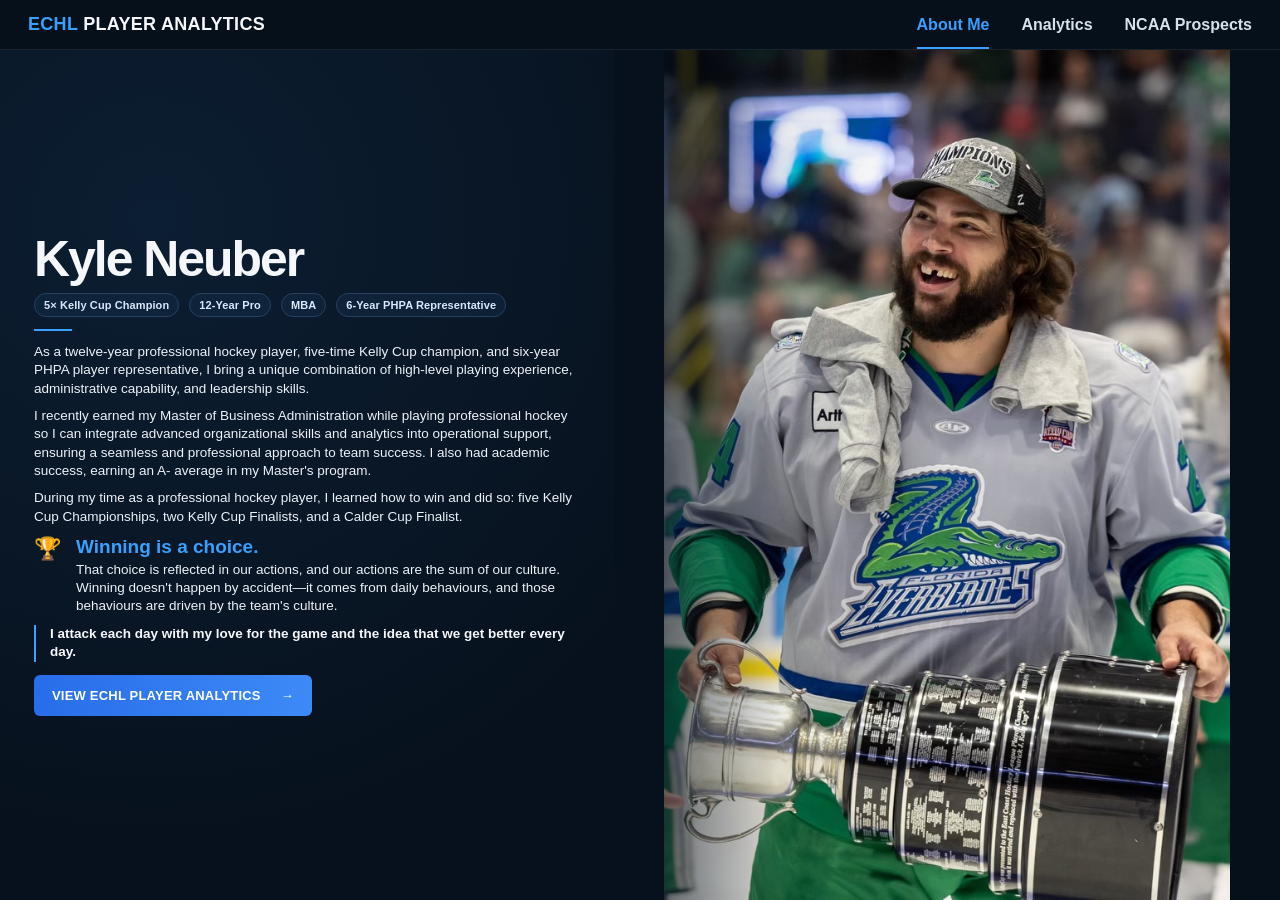
<file: index.html>
<!doctype html>
<html lang="en">
<head>
  <meta charset="utf-8">
  <meta name="viewport" content="width=device-width,initial-scale=1">
  <meta name="description" content="Kyle Neuber — professional hockey player, leader, MBA graduate, and hockey analytics portfolio.">
  <title>Kyle Neuber | Hockey Analytics</title>
  <link rel="stylesheet" href="./style.css?v=30">
</head>
<body class="home-body">
  <header class="home-nav">
    <a class="brand" href="./index.html">ECHL <span>PLAYER ANALYTICS</span></a>
    <nav class="top-nav">
      <a class="active" href="./index.html">About Me</a>
      <a href="./analytics.html">Analytics</a>
        <a href="./ncaa.html">NCAA Prospects</a>
    </nav>
  </header>

  <main class="about-hero">
    <section class="about-copy">
      <h1>Kyle Neuber</h1>
<div class="achievement-strip">
        <span>5× Kelly Cup Champion</span>
        <span>12-Year Pro</span>
        <span>MBA</span>
        <span>6-Year PHPA Representative</span>
      </div>
      <div class="accent-rule"></div>

      <p>As a twelve-year professional hockey player, five-time Kelly Cup champion, and six-year PHPA player representative, I bring a unique combination of high-level playing experience, administrative capability, and leadership skills.</p>

      <p>I recently earned my Master of Business Administration while playing professional hockey so I can integrate advanced organizational skills and analytics into operational support, ensuring a seamless and professional approach to team success. I also had academic success, earning an A- average in my Master's program.</p>

      <p>During my time as a professional hockey player, I learned how to win and did so: five Kelly Cup Championships, two Kelly Cup Finalists, and a Calder Cup Finalist.</p>

      <div class="winning-block">
        <div class="trophy-icon">🏆</div>
        <div>
          <h2>Winning is a choice.</h2>
          <p>That choice is reflected in our actions, and our actions are the sum of our culture. Winning doesn't happen by accident—it comes from daily behaviours, and those behaviours are driven by the team's culture.</p>
        </div>
      </div>

      <blockquote>I attack each day with my love for the game and the idea that we get better every day.</blockquote>

      <a class="cta" href="./analytics.html">VIEW ECHL PLAYER ANALYTICS <span>→</span></a>
    </section>

    <section class="about-photo" aria-label="Kyle Neuber holding the Kelly Cup">
      <img src="./kyle-kelly-cup.jpg?v=4" alt="Kyle Neuber holding the Kelly Cup after a championship">
    </section>
  </main>
</body>
</html>
</file>
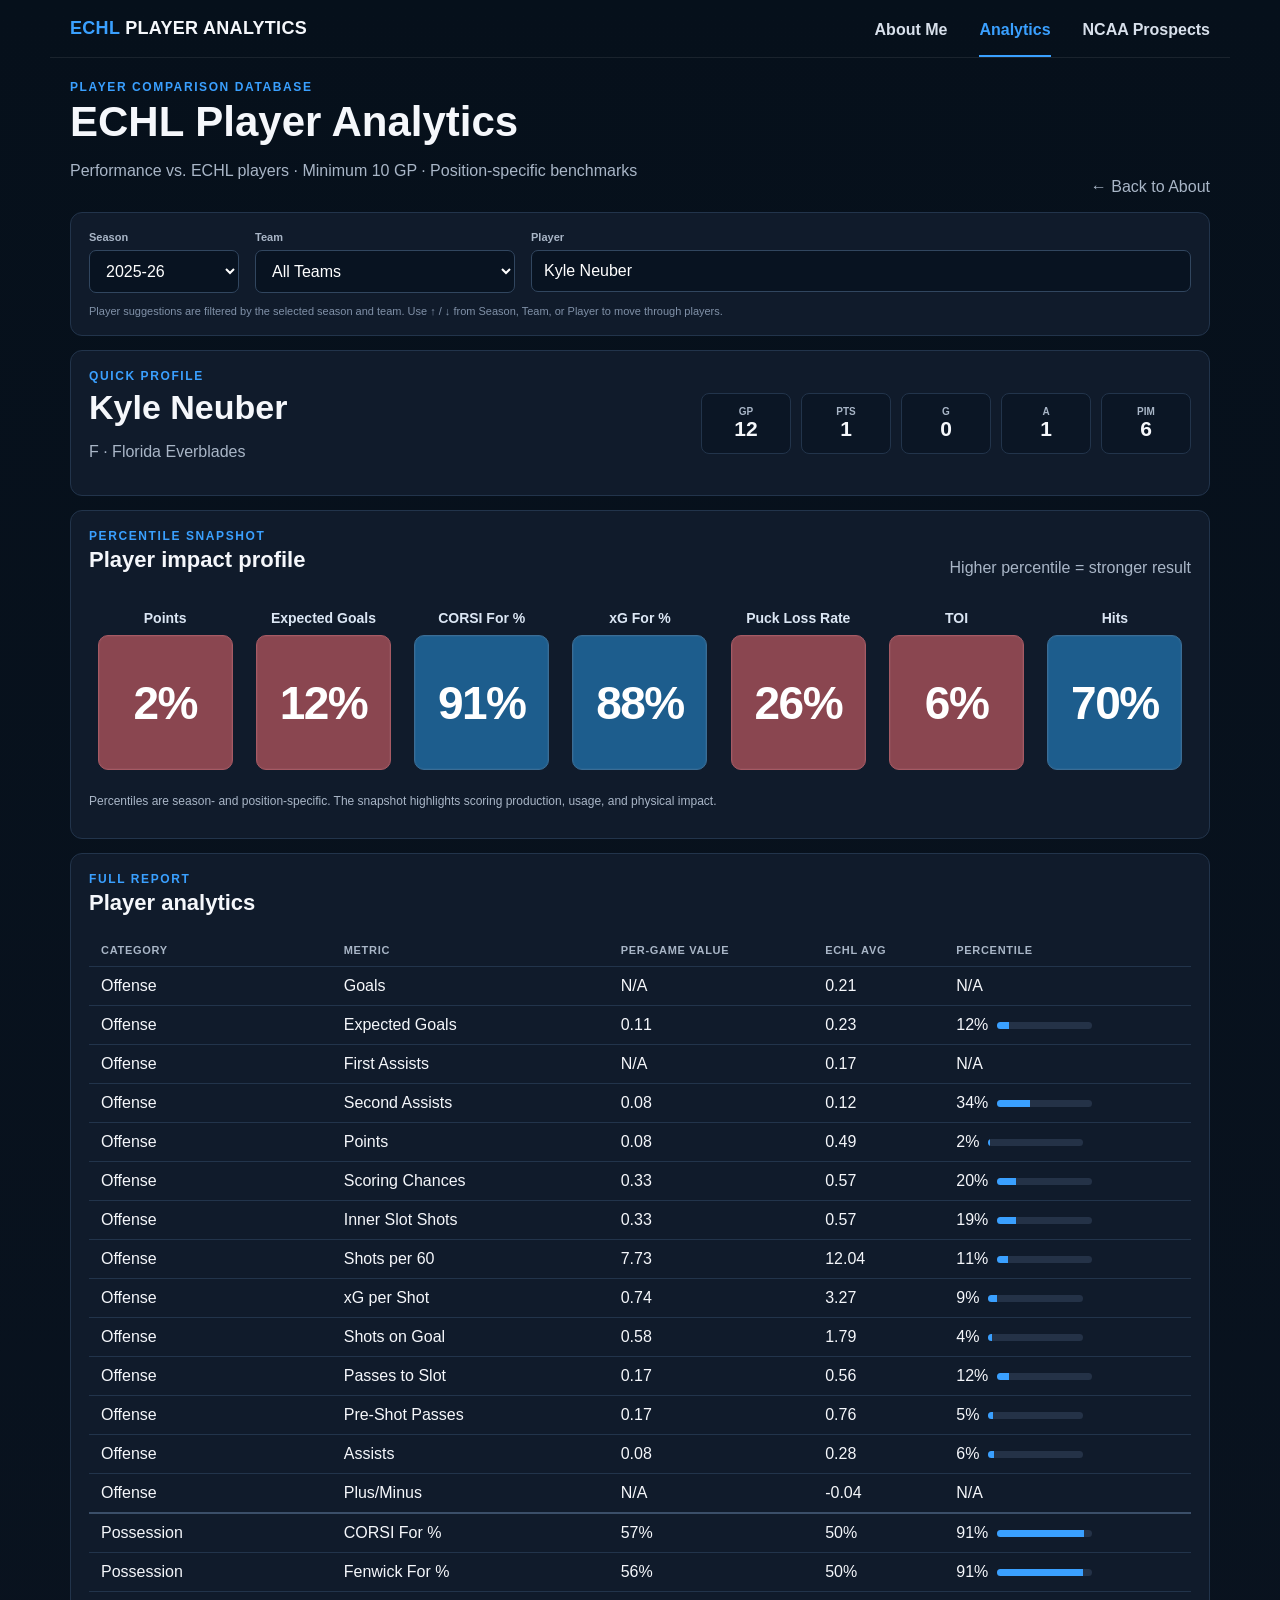
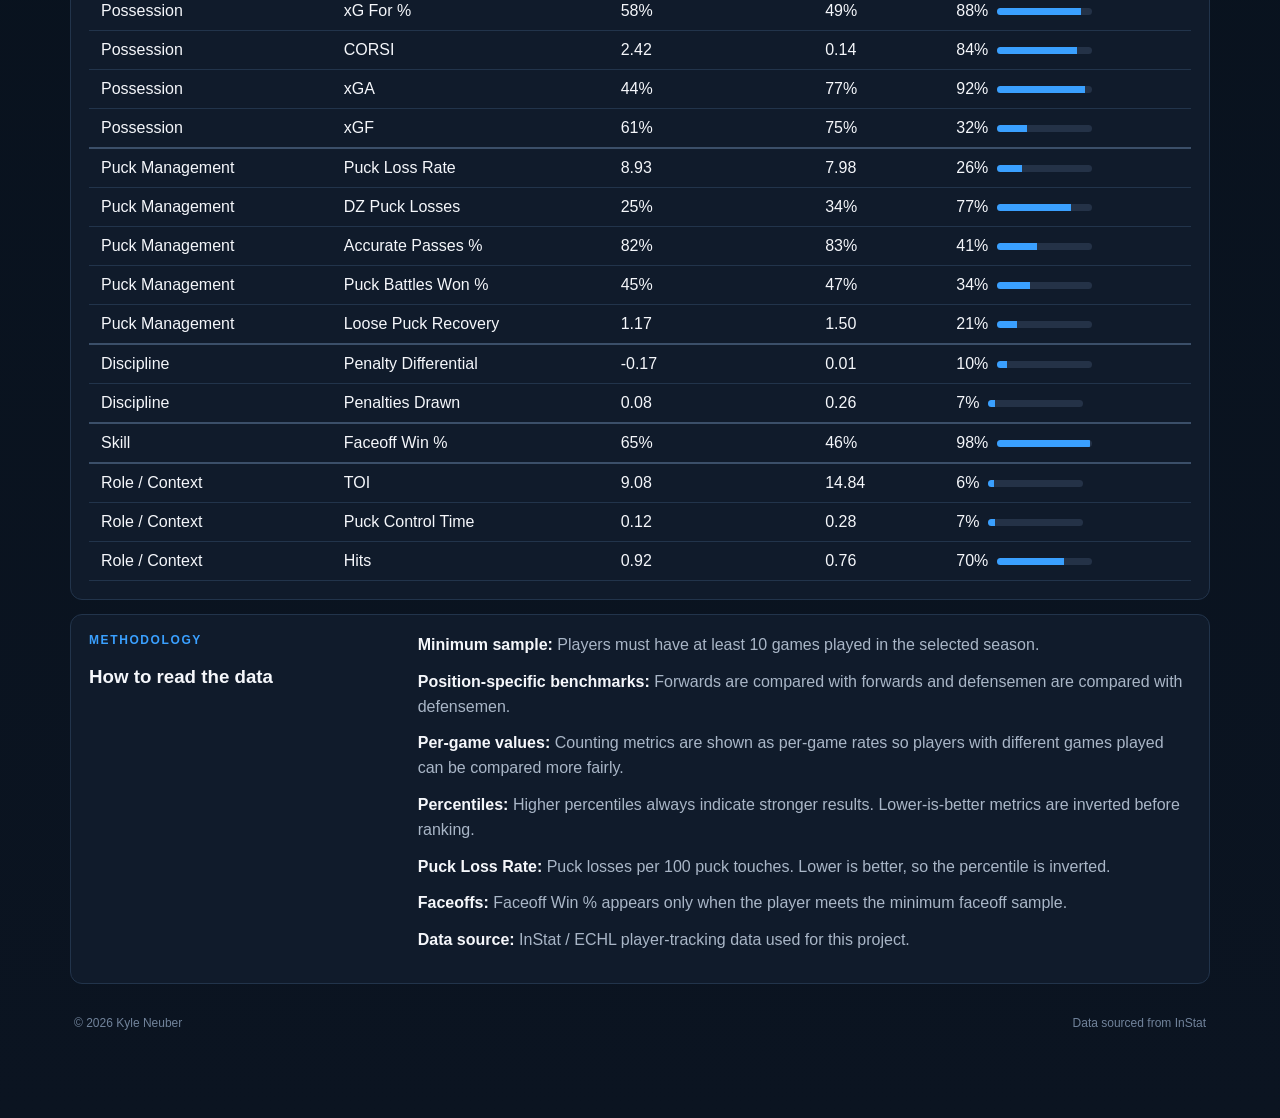
<file: analytics.html>
<!doctype html>
<html lang="en">
<head>
  <meta charset="utf-8">
  <meta name="viewport" content="width=device-width,initial-scale=1">
  <meta http-equiv="Cache-Control" content="no-cache, no-store, must-revalidate">
  <meta http-equiv="Pragma" content="no-cache">
  <meta http-equiv="Expires" content="0">
  <meta name="description" content="ECHL player analytics with position-specific benchmarks, percentile profiles, and searchable player reports.">
  <title>ECHL Player Analytics</title>
  <link rel="stylesheet" href="./style.css?v=30">
</head>
<body>
  <main class="wrap analytics-wrap">
    <header class="site-header compact">
      <a class="brand" href="./index.html">ECHL <span>PLAYER ANALYTICS</span></a>
      <nav class="top-nav">
        <a href="./index.html">About Me</a>
        <a class="active" href="./analytics.html">Analytics</a>
        <a href="./ncaa.html">NCAA Prospects</a>
      </nav>
    </header>

    <section class="page-title">
      <div>
        <p class="eyebrow">PLAYER COMPARISON DATABASE</p>
        <h1>ECHL Player Analytics</h1>
        <p class="sub">Performance vs. ECHL players · Minimum 10 GP · Position-specific benchmarks</p>
      </div>
      <a class="back-link" href="./index.html">← Back to About</a>
    </section>

    <section class="controls card" id="analytics">
      <label>Season
        <select id="season"></select>
      </label>
      <label>Team
        <select id="team"><option value="All Teams">All Teams</option></select>
      </label>
      <label class="player-search">Player
        <input id="player" list="players" placeholder="Search player" autocomplete="off">
        <datalist id="players"></datalist>
      </label>
    <div class="filter-hint">Player suggestions are filtered by the selected season and team. Use ↑ / ↓ from Season, Team, or Player to move through players.</div>
    </section>

    <section class="hero card">
      <div>
        <p class="eyebrow">QUICK PROFILE</p>
        <h2 id="playerName">Loading…</h2>
        <p id="playerMeta" class="sub"></p>
      </div>
      <div class="stats season-stats">
        <div><span>GP</span><strong id="gp">—</strong></div>
        <div><span>PTS</span><strong id="pts">—</strong></div>
        <div><span>G</span><strong id="goals">—</strong></div>
        <div><span>A</span><strong id="assists">—</strong></div>
        <div><span>PIM</span><strong id="pim">—</strong></div>
      </div>
    </section>

    <section class="card">
      <div class="section-head">
        <div><p class="eyebrow">PERCENTILE SNAPSHOT</p><h3>Player impact profile</h3></div>
        <span class="note">Higher percentile = stronger result</span>
      </div>
      <div class="percentile-grid" id="profileSnapshot"></div>
      <p class="chart-note">Percentiles are season- and position-specific. The snapshot highlights scoring production, usage, and physical impact.</p>
    </section>

    <section class="card">
      <div class="section-head">
        <div><p class="eyebrow">FULL REPORT</p><h3>Player analytics</h3></div>
      </div>
      <div class="table-wrap">
        <table>
          <thead><tr><th>Category</th><th>Metric</th><th>Per-game value</th><th>ECHL Avg</th><th>Percentile</th></tr></thead>
          <tbody id="metrics"></tbody>
        </table>
      </div>
    </section>

    <section class="card info-grid" id="methodology">
      <div>
        <p class="eyebrow">METHODOLOGY</p>
        <h3>How to read the data</h3>
      </div>
      <div class="info-copy">
        <p><strong>Minimum sample:</strong> Players must have at least 10 games played in the selected season.</p>
        <p><strong>Position-specific benchmarks:</strong> Forwards are compared with forwards and defensemen are compared with defensemen.</p>
        <p><strong>Per-game values:</strong> Counting metrics are shown as per-game rates so players with different games played can be compared more fairly.</p>
        <p><strong>Percentiles:</strong> Higher percentiles always indicate stronger results. Lower-is-better metrics are inverted before ranking.</p>
        <p><strong>Puck Loss Rate:</strong> Puck losses per 100 puck touches. Lower is better, so the percentile is inverted.</p>
        <p><strong>Faceoffs:</strong> Faceoff Win % appears only when the player meets the minimum faceoff sample.</p>
        <p><strong>Data source:</strong> InStat / ECHL player-tracking data used for this project.</p>
      </div>
    </section>

    <footer><span>© 2026 Kyle Neuber</span><span>Data sourced from InStat</span></footer>
  </main>
  <script src="./app.js?v=30"></script>
</body>
</html>
</file>
<file: style.css>
:root{
  --bg:#07111d;
  --bg2:#0a1422;
  --card:#111c2c;
  --card2:#0c1725;
  --line:#22344b;
  --text:#f5f7fb;
  --muted:#a9b6c7;
  --accent:#3aa0ff;
  --accent2:#286de9;
}
*{box-sizing:border-box}
html{scroll-behavior:smooth}
body{
  margin:0;
  background:linear-gradient(180deg,#06101b,#0b1421);
  color:var(--text);
  font-family:Inter,Segoe UI,Arial,sans-serif;
}
a{color:inherit}
.brand{font-weight:900;letter-spacing:.3px;text-decoration:none;color:var(--accent);font-size:18px}
.brand span{color:var(--text)}
.top-nav{display:flex;gap:32px}
.top-nav a{color:#d8e0eb;text-decoration:none;font-weight:700;padding:20px 0 16px;border-bottom:2px solid transparent}
.top-nav a.active,.top-nav a:hover{color:var(--accent);border-color:var(--accent)}
.home-nav{
  height:58px;padding:0 30px;display:flex;align-items:center;justify-content:space-between;
  border-bottom:1px solid rgba(255,255,255,.08);background:#06101b;position:relative;z-index:5
}

/* ABOUT / LANDING PAGE */
.home-body{min-height:100vh;background:#06101b}
.about-hero{
  min-height:calc(100vh - 58px);
  display:grid;grid-template-columns:minmax(430px,46%) minmax(0,54%);
  background:radial-gradient(circle at 12% 20%,#0c1e32 0,#07111d 48%,#06101b 100%);
}
.about-copy{
  padding:58px 38px 40px 38px;max-width:600px;align-self:center;
  position:relative;z-index:2
}
.about-copy h1{font-size:clamp(48px,6vw,74px);line-height:.95;margin:0 0 14px;letter-spacing:-2px}
.motto{margin:0;color:#c3cad5;font-style:italic;font-size:20px}
.accent-rule{width:38px;height:2px;background:var(--accent);margin:24px 0}
.about-copy>p{font-size:16px;line-height:1.55;color:#eef2f8;margin:0 0 18px}
.winning-block{display:grid;grid-template-columns:40px 1fr;gap:14px;margin:20px 0}
.trophy-icon{font-size:28px;color:var(--accent)}
.winning-block h2{margin:0 0 6px;color:var(--accent);font-size:24px}
.winning-block p{margin:0;color:#eef2f8;line-height:1.5}
blockquote{
  margin:20px 0 24px;padding:0 0 0 14px;border-left:2px solid var(--accent);
  font-size:17px;font-weight:800;line-height:1.5
}
.cta{
  display:inline-flex;align-items:center;gap:20px;text-decoration:none;background:linear-gradient(90deg,var(--accent2),#3d8af7);
  color:white;font-weight:900;padding:17px 22px;border-radius:6px;letter-spacing:.2px
}
.cta:hover{filter:brightness(1.08)}
.about-photo{position:relative;min-height:calc(100vh - 58px);overflow:hidden}
.about-photo:before{
  content:"";position:absolute;inset:0;z-index:1;
  background:linear-gradient(90deg,#07111d 0%,rgba(7,17,29,.58) 8%,rgba(7,17,29,.08) 25%,rgba(7,17,29,0) 48%)
}
.about-photo img{
  width:100%;height:100%;object-fit:cover;object-position:center 27%;display:block;
}

/* ANALYTICS PAGE */
.wrap{max-width:1180px;margin:auto;padding:26px 20px 70px}
.analytics-wrap{padding-top:0}
.site-header.compact{
  margin:0 -20px 22px;padding:0 20px;height:58px;display:flex;align-items:center;justify-content:space-between;
  border-bottom:1px solid rgba(255,255,255,.08)
}
.page-title{display:flex;justify-content:space-between;gap:24px;align-items:flex-end;margin-bottom:16px}
.page-title h1{font-size:42px;margin:4px 0 6px}
.back-link{color:var(--muted);text-decoration:none}
.eyebrow{font-size:12px;font-weight:900;letter-spacing:1.6px;color:var(--accent);margin:0}
.sub,.note,.chart-note{color:var(--muted)}
.card{background:rgba(17,28,44,.96);border:1px solid var(--line);border-radius:12px;padding:18px;margin:14px 0}
.controls{display:flex;gap:16px}
.controls label{font-size:11px;font-weight:900;color:var(--muted);display:flex;flex-direction:column;gap:7px}
.player-search{flex:1}
select,input{background:#081321;border:1px solid #31465f;color:white;border-radius:7px;padding:11px 12px;font-size:16px;width:100%}
.hero{display:flex;justify-content:space-between;align-items:center;gap:25px}
.hero h2{font-size:34px;margin:5px 0}
.stats{display:grid;grid-template-columns:repeat(5,minmax(90px,1fr));gap:10px}
.stats div{background:#0b1625;border:1px solid var(--line);padding:12px;border-radius:8px}
.stats span{display:block;color:var(--muted);font-size:10px;font-weight:900}
.stats strong{font-size:21px}
.section-head{display:flex;justify-content:space-between;align-items:end;gap:20px}
.section-head h3{font-size:22px;margin:4px 0}
.chart-wrap{height:390px;margin-top:18px}
.chart-note{font-size:12px}
.table-wrap{overflow:auto;margin-top:14px}
table{width:100%;border-collapse:collapse;min-width:760px}
th,td{padding:10px 12px;border-bottom:1px solid var(--line);text-align:left}
th{color:var(--muted);font-size:11px;text-transform:uppercase;letter-spacing:.7px}
td:nth-child(n+3){font-variant-numeric:tabular-nums}
.category-start td{border-top:2px solid #3b4f69}
.pct{display:flex;align-items:center;gap:9px}
.bar{width:95px;height:7px;background:#243247;border-radius:99px;overflow:hidden}
.bar i{display:block;height:100%;background:var(--accent)}
.info-grid{display:grid;grid-template-columns:minmax(220px,.7fr) minmax(0,1.8fr);gap:28px}
.info-copy p{margin:0 0 12px;line-height:1.55;color:var(--muted)}
.info-copy strong{color:var(--text)}
footer{display:flex;justify-content:space-between;color:#71839b;font-size:12px;padding:18px 4px}

@media(max-width:900px){
  .about-hero{grid-template-columns:1fr}
  .about-copy{max-width:none;padding:42px 24px 36px}
  .about-photo{min-height:70vh}
  .about-photo:before{background:linear-gradient(180deg,#07111d 0%,rgba(7,17,29,.25) 18%,rgba(7,17,29,0) 50%)}
}
@media(max-width:760px){
  .home-nav{padding:0 18px}
  .top-nav{gap:18px}
  .brand{font-size:15px}
  .about-copy h1{font-size:48px}
  .motto{font-size:17px}
  .page-title,.hero{display:block}
  .stats{grid-template-columns:repeat(2,1fr);margin-top:18px}
  .controls{flex-direction:column}
  .section-head{display:block}
  .chart-wrap{height:470px}
  .info-grid{grid-template-columns:1fr}
}

/* v4 */
img{max-width:100%}.about-copy p{overflow-wrap:anywhere}


/* v5 — compact one-screen About page */
@media (min-width: 901px) and (min-height: 700px) {
  .home-nav{
    height:50px;
    padding:0 28px;
  }
  .home-nav .top-nav a{
    padding:16px 0 13px;
  }
  .about-hero{
    height:calc(100vh - 50px);
    min-height:0;
    grid-template-columns:minmax(500px,48%) minmax(0,52%);
    overflow:hidden;
  }
  .about-copy{
    padding:24px 34px 22px;
    max-width:680px;
    align-self:center;
  }
  .about-copy h1{
    font-size:clamp(44px,4.2vw,62px);
    margin-bottom:8px;
  }
  .motto{
    font-size:16px;
  }
  .accent-rule{
    margin:14px 0;
  }
  .about-copy>p{
    font-size:14px;
    line-height:1.38;
    margin-bottom:10px;
  }
  .winning-block{
    grid-template-columns:32px 1fr;
    gap:10px;
    margin:11px 0;
  }
  .trophy-icon{
    font-size:22px;
  }
  .winning-block h2{
    font-size:20px;
    margin-bottom:3px;
  }
  .winning-block p{
    font-size:14px;
    line-height:1.35;
  }
  blockquote{
    margin:11px 0 14px;
    font-size:14px;
    line-height:1.35;
  }
  .cta{
    padding:13px 18px;
    font-size:13px;
  }
  .about-photo{
    min-height:0;
    height:100%;
  }
  .about-photo img{
    height:100%;
    object-position:center 28%;
  }
}

/* v6 — show the full championship photo on the About page */
@media (min-width: 901px) {
  .about-photo{
    display:flex;
    align-items:center;
    justify-content:center;
    background:#06101b;
  }
  .about-photo img{
    width:100%;
    height:100%;
    object-fit:contain;
    object-position:center center;
  }
  .about-photo:before{
    pointer-events:none;
  }
}

/* v7 — About page typography polish and achievement strip */
.achievement-strip{
  display:flex;
  flex-wrap:wrap;
  gap:8px 10px;
  margin:10px 0 2px;
}
.achievement-strip span{
  display:inline-flex;
  align-items:center;
  min-height:28px;
  padding:6px 10px;
  border:1px solid #28415e;
  border-radius:999px;
  background:rgba(20,48,76,.42);
  color:#d9e9fb;
  font-size:12px;
  font-weight:800;
  letter-spacing:.1px;
}
@media (min-width: 901px) and (min-height: 700px){
  .about-copy h1{
    font-size:clamp(40px,3.9vw,56px);
    margin-bottom:7px;
  }
  .motto{
    font-size:15px;
  }
  .achievement-strip{
    margin:9px 0 1px;
  }
  .achievement-strip span{
    min-height:24px;
    padding:5px 9px;
    font-size:11px;
  }
  .accent-rule{
    margin:12px 0;
  }
  .about-copy>p{
    font-size:13.5px;
    line-height:1.36;
    margin-bottom:9px;
  }
  .winning-block{
    margin:10px 0;
  }
  .winning-block h2{
    font-size:19px;
  }
  .winning-block p{
    font-size:13.5px;
    line-height:1.34;
  }
  blockquote{
    margin:10px 0 13px;
    font-size:13.5px;
    line-height:1.34;
  }
}

/* v8 — traditional season stats */
.season-stats strong{font-variant-numeric:tabular-nums}.season-stats div{min-width:86px}

/* v9 — ordered report + quick profile polish */
.season-stats{
  align-items:stretch;
}
.season-stats div{
  text-align:center;
}

/* v10 — five-metric percentile snapshot */
.chart-wrap{height:330px}
@media(max-width:760px){.chart-wrap{height:380px}}

/* v11 — square percentile cards + global player search */
.percentile-grid{
  display:grid;
  grid-template-columns:repeat(5,minmax(120px,1fr));
  gap:18px;
  padding:18px 4px 10px;
}
.percentile-card{
  min-width:0;
  text-align:center;
}
.percentile-card-label{
  min-height:42px;
  display:flex;
  align-items:flex-end;
  justify-content:center;
  padding:0 4px 9px;
  color:#dbe6f4;
  font-size:15px;
  font-weight:700;
}
.percentile-card-box{
  aspect-ratio:1/1;
  max-width:155px;
  margin:0 auto;
  display:flex;
  align-items:center;
  justify-content:center;
  border-radius:9px;
  border:1px solid #315476;
  background:#1d5d8d;
  box-shadow:inset 0 0 0 1px rgba(255,255,255,.03);
  color:#fff;
  font-size:clamp(32px,3.2vw,52px);
  font-weight:900;
  letter-spacing:-1.5px;
  font-variant-numeric:tabular-nums;
}
@media(max-width:900px){
  .percentile-grid{grid-template-columns:repeat(3,1fr)}
}
@media(max-width:560px){
  .percentile-grid{grid-template-columns:repeat(2,1fr);gap:12px}
  .percentile-card-label{font-size:13px}
}

/* v12 — force square percentile card layout */
#profileChart,.chart-wrap{display:none!important}
.percentile-grid{
  display:grid!important;
  grid-template-columns:repeat(5,minmax(120px,1fr));
  gap:18px;
  padding:20px 4px 12px;
}
.percentile-card{text-align:center}
.percentile-card-label{
  min-height:38px;
  display:flex;
  align-items:flex-end;
  justify-content:center;
  padding-bottom:9px;
  font-size:15px;
  font-weight:800;
  color:#dbe6f4;
}
.percentile-card-box{
  width:min(100%,150px);
  aspect-ratio:1/1;
  margin:0 auto;
  display:flex;
  align-items:center;
  justify-content:center;
  border-radius:10px;
  background:#1d5d8d;
  border:1px solid #3b6d95;
  color:#fff;
  font-size:46px;
  font-weight:900;
}
@media(max-width:900px){.percentile-grid{grid-template-columns:repeat(3,1fr)}}
@media(max-width:560px){.percentile-grid{grid-template-columns:repeat(2,1fr)}}

/* v13 — seven-metric player impact snapshot */
.percentile-grid{
  grid-template-columns:repeat(7,minmax(105px,1fr))!important;
  gap:14px!important;
}
.percentile-card-box{
  max-width:135px;
}
.percentile-card-label{
  font-size:14px;
}
@media(max-width:1100px){
  .percentile-grid{grid-template-columns:repeat(4,1fr)!important}
}
@media(max-width:760px){
  .percentile-grid{grid-template-columns:repeat(2,1fr)!important}
}

/* v18 — stable percentile colors */
.percentile-card-box.at-or-above-midpoint{
  background:#1d5d8d !important;
  border-color:#3b6d95 !important;
}
.percentile-card-box.below-midpoint{
  background:#8a4650 !important;
  border-color:#a65a64 !important;
}

/* v23 — season/team/player controls */
.controls > label:first-child{flex:0 0 150px}
.controls > label:nth-child(2){flex:0 0 260px}
.controls .player-search{flex:1}
@media(max-width:760px){
  .controls > label:first-child,
  .controls > label:nth-child(2){flex:1 1 auto}
}

/* v24 — make 3-filter controls unmistakable */
.controls{
  display:grid !important;
  grid-template-columns:150px 260px minmax(280px,1fr) !important;
  gap:16px !important;
}
.controls > label{
  width:100% !important;
}
@media(max-width:820px){
  .controls{grid-template-columns:1fr !important;}
}

/* v25 — filter-aware player suggestions */
.filter-hint{
  grid-column:1 / -1;
  margin-top:-4px;
  color:#8091a8;
  font-size:11px;
}
</file>
